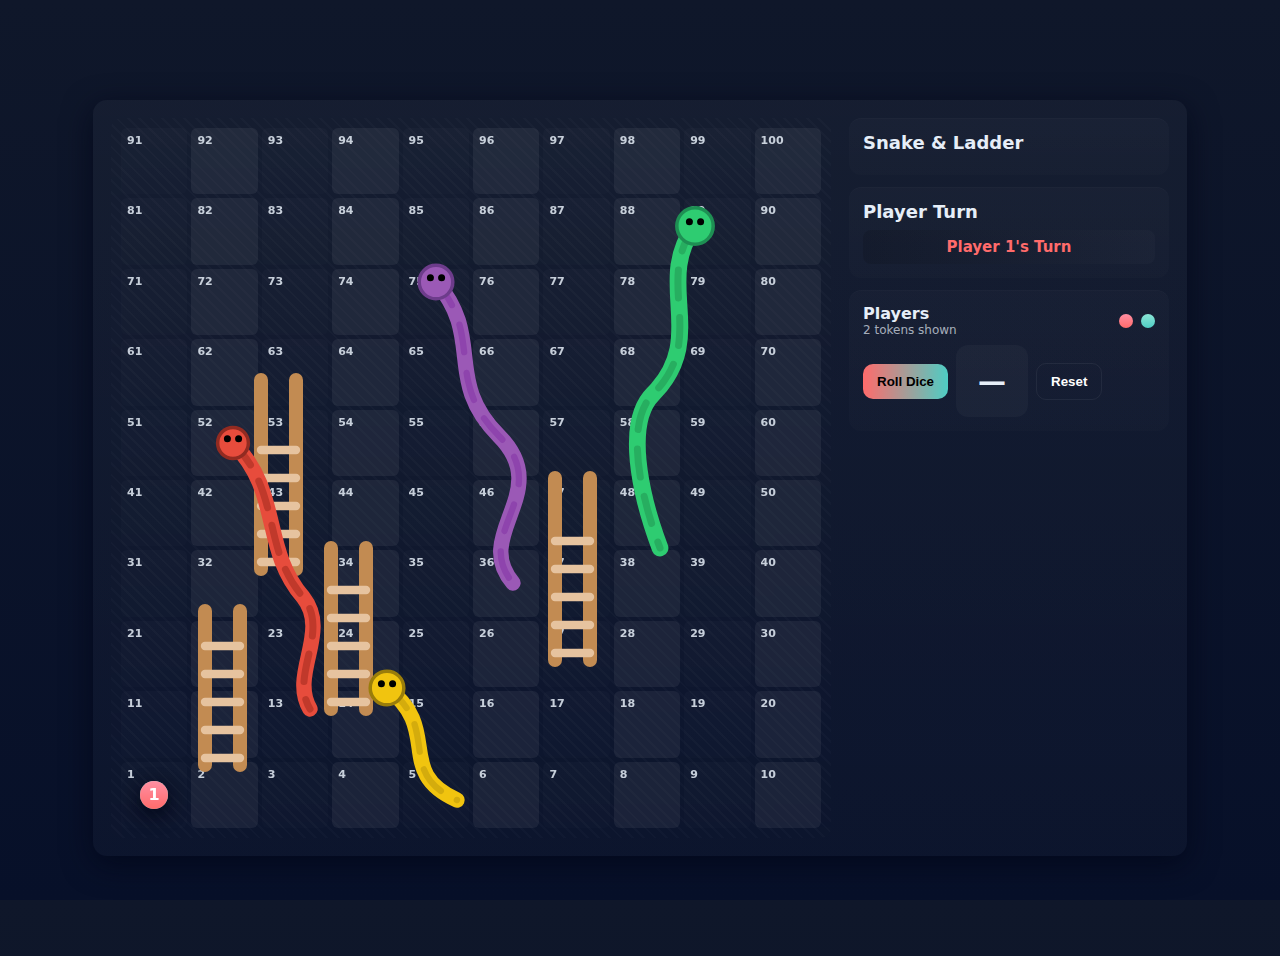
<file: index.html>
<!doctype html>
<html lang="en">
<head>
  <meta charset="utf-8" />
  <meta name="viewport" content="width=device-width,initial-scale=1" />
  <title>Snake & Ladder — UI (Working)</title>
 <link rel="stylesheet" href="style.css">
</head>
<body>
  <div class="wrap">
    <div class="card">
      <div class="board-wrap">
        <div id="board" class="board" aria-label="Snakes and Ladders board"></div>

        <!-- SVG overlay: kept simple 2D shapes (no mouths) -->
        <svg class="overlay" viewBox="0 0 1000 1000" preserveAspectRatio="xMidYMid meet" id="overlaySVG">
          <!-- ladders & snakes positions are visual only -->
          <!-- (You can edit this SVG later for exact visual alignment) -->
          <g id="ladders" stroke-linecap="round" stroke-linejoin="round">
            <!-- simple example ladders (visual) -->
            <g>
              <line x1="120" y1="910" x2="120" y2="690" stroke="#c28b52" stroke-width="20"/>
              <line x1="170" y1="910" x2="170" y2="690" stroke="#c28b52" stroke-width="20"/>
              <g stroke="#e6c39f" stroke-width="12">
                <line x1="120" y1="900" x2="170" y2="900"/>
                <line x1="120" y1="860" x2="170" y2="860"/>
                <line x1="120" y1="820" x2="170" y2="820"/>
                <line x1="120" y1="780" x2="170" y2="780"/>
                <line x1="120" y1="740" x2="170" y2="740"/>
              </g>
            </g>
            
            <g>
              <line x1="300" y1="830" x2="300" y2="600" stroke="#c28b52" stroke-width="20"/>
              <line x1="350" y1="830" x2="350" y2="600" stroke="#c28b52" stroke-width="20"/>
              <g stroke="#e6c39f" stroke-width="12">
                <line x1="300" y1="820" x2="350" y2="820"/>
                <line x1="300" y1="780" x2="350" y2="780"/>
                <line x1="300" y1="740" x2="350" y2="740"/>
                <line x1="300" y1="700" x2="350" y2="700"/>
                <line x1="300" y1="660" x2="350" y2="660"/>
              </g>
            </g>
            
            <g>
              <line x1="620" y1="760" x2="620" y2="500" stroke="#c28b52" stroke-width="20"/>
              <line x1="670" y1="760" x2="670" y2="500" stroke="#c28b52" stroke-width="20"/>
              <g stroke="#e6c39f" stroke-width="12">
                <line x1="620" y1="750" x2="670" y2="750"/>
                <line x1="620" y1="710" x2="670" y2="710"/>
                <line x1="620" y1="670" x2="670" y2="670"/>
                <line x1="620" y1="630" x2="670" y2="630"/>
                <line x1="620" y1="590" x2="670" y2="590"/>
              </g>
            </g>
            
            <g>
              <line x1="200" y1="630" x2="200" y2="360" stroke="#c28b52" stroke-width="20"/>
              <line x1="250" y1="630" x2="250" y2="360" stroke="#c28b52" stroke-width="20"/>
              <g stroke="#e6c39f" stroke-width="12">
                <line x1="200" y1="620" x2="250" y2="620"/>
                <line x1="200" y1="580" x2="250" y2="580"/>
                <line x1="200" y1="540" x2="250" y2="540"/>
                <line x1="200" y1="500" x2="250" y2="500"/>
                <line x1="200" y1="460" x2="250" y2="460"/>
              </g>
            </g>
            
          </g>

          <g id="snakes" fill="none" stroke-linecap="round">
            <g><path d="M820 140 C760 220, 840 300, 760 380 C720 420, 740 520, 770 600" stroke="#2ecc71" stroke-width="24"/><path d="M820 140 C760 220, 840 300, 760 380 C720 420, 740 520, 770 600" stroke="#27ae60" stroke-width="10" stroke-dasharray="40 28"/><circle cx="820" cy="140" r="26" fill="#2ecc71" stroke="#1e8f53" stroke-width="5"/><circle cx="812" cy="134" r="5" fill="black"/><circle cx="828" cy="134" r="5" fill="black"/></g>
            <g><path d="M450 220 C520 300, 460 360, 540 440 C620 520, 500 580, 560 650" stroke="#9b59b6" stroke-width="22"/><path d="M450 220 C520 300, 460 360, 540 440 C620 520, 500 580, 560 650" stroke="#8e44ad" stroke-width="9" stroke-dasharray="40 30"/><circle cx="450" cy="220" r="24" fill="#9b59b6" stroke="#6d3c8b" stroke-width="5"/><circle cx="442" cy="214" r="5" fill="black"/><circle cx="458" cy="214" r="5" fill="black"/></g>
            <g><path d="M160 450 C230 520, 200 600, 260 670 C300 720, 240 780, 270 830" stroke="#e74c3c" stroke-width="22"/><path d="M160 450 C230 520, 200 600, 260 670 C300 720, 240 780, 270 830" stroke="#c0392b" stroke-width="10" stroke-dasharray="40 26"/><circle cx="160" cy="450" r="22" fill="#e74c3c" stroke="#922b21" stroke-width="5"/><circle cx="152" cy="444" r="5" fill="black"/><circle cx="168" cy="444" r="5" fill="black"/></g>
            <g><path d="M380 800 C460 860, 390 920, 480 960" stroke="#f1c40f" stroke-width="22"/><path d="M380 800 C460 860, 390 920, 480 960" stroke="#d4ac0d" stroke-width="9" stroke-dasharray="40 26"/><circle cx="380" cy="800" r="24" fill="#f1c40f" stroke="#9a7d0a" stroke-width="5"/><circle cx="372" cy="794" r="5" fill="black"/><circle cx="388" cy="794" r="5" fill="black"/></g>
          </g>
        </svg>
      </div>

      <div class="controls">
        <div class="panel">
          <div class="title">Snake & Ladder</div>
          <!-- <div class="sub">Beautiful, responsive board. Hooks ready for your game logic.</div> -->
        </div>

        <div class="panel">
          <div class="title">Player Turn</div>
          <div id="turnBox" class="sub">Player 1's Turn</div>
        </div>

        <div class="panel">
          <div style="display:flex;justify-content:space-between;align-items:center;margin-bottom:8px">
            <div><strong>Players</strong><div style="font-size:12px;color:rgba(230,238,248,0.7)">2 tokens shown</div></div>
            <div style="display:flex;gap:8px;align-items:center">
              <div style="width:14px;height:14px;border-radius:50%;background:linear-gradient(180deg,#ff8fa3,#ff6b6b)"></div>
              <div style="width:14px;height:14px;border-radius:50%;background:linear-gradient(180deg,#8ce5d6,#4ecdc4)"></div>
            </div>
          </div>
          <div style="display:flex;gap:8px;align-items:center">
            <button id="rollBtn" class="btn">Roll Dice</button>
            <div id="diceFace" class="dice-face">—</div>
            <button id="resetBtn" class="btn secondary">Reset</button>
          </div>
        </div>

        <!-- <div class="panel" style="text-align:center">
          <small style="color:rgba(230,238,248,0.6)">Want animation along snake path or different theme? Tell me.</small>
        </div> -->
      </div>
    </div>
  </div>

  <script src="snake.js"></script>
</body>
</html>
</file>
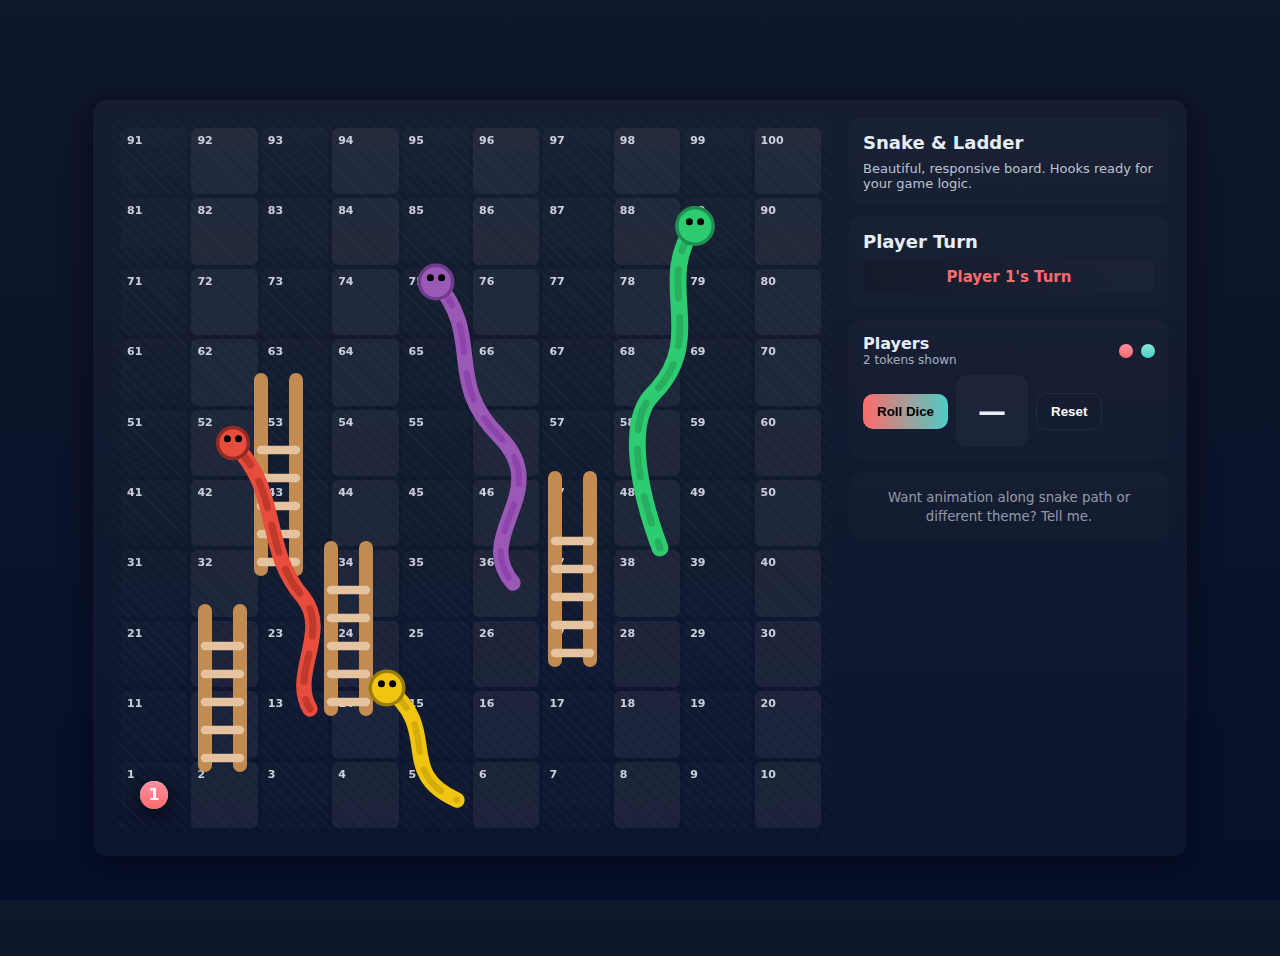
<file: snake.html>
<!doctype html>
<html lang="en">
<head>
  <meta charset="utf-8" />
  <meta name="viewport" content="width=device-width,initial-scale=1" />
  <title>Snake & Ladder — UI (Working)</title>
 <link rel="stylesheet" href="style.css">
</head>
<body>
  <div class="wrap">
    <div class="card">
      <div class="board-wrap">
        <div id="board" class="board" aria-label="Snakes and Ladders board"></div>

        <!-- SVG overlay: kept simple 2D shapes (no mouths) -->
        <svg class="overlay" viewBox="0 0 1000 1000" preserveAspectRatio="xMidYMid meet" id="overlaySVG">
          <!-- ladders & snakes positions are visual only -->
          <!-- (You can edit this SVG later for exact visual alignment) -->
          <g id="ladders" stroke-linecap="round" stroke-linejoin="round">
            <!-- simple example ladders (visual) -->
            <g>
              <line x1="120" y1="910" x2="120" y2="690" stroke="#c28b52" stroke-width="20"/>
              <line x1="170" y1="910" x2="170" y2="690" stroke="#c28b52" stroke-width="20"/>
              <g stroke="#e6c39f" stroke-width="12">
                <line x1="120" y1="900" x2="170" y2="900"/>
                <line x1="120" y1="860" x2="170" y2="860"/>
                <line x1="120" y1="820" x2="170" y2="820"/>
                <line x1="120" y1="780" x2="170" y2="780"/>
                <line x1="120" y1="740" x2="170" y2="740"/>
              </g>
            </g>
            
            <g>
              <line x1="300" y1="830" x2="300" y2="600" stroke="#c28b52" stroke-width="20"/>
              <line x1="350" y1="830" x2="350" y2="600" stroke="#c28b52" stroke-width="20"/>
              <g stroke="#e6c39f" stroke-width="12">
                <line x1="300" y1="820" x2="350" y2="820"/>
                <line x1="300" y1="780" x2="350" y2="780"/>
                <line x1="300" y1="740" x2="350" y2="740"/>
                <line x1="300" y1="700" x2="350" y2="700"/>
                <line x1="300" y1="660" x2="350" y2="660"/>
              </g>
            </g>
            
            <g>
              <line x1="620" y1="760" x2="620" y2="500" stroke="#c28b52" stroke-width="20"/>
              <line x1="670" y1="760" x2="670" y2="500" stroke="#c28b52" stroke-width="20"/>
              <g stroke="#e6c39f" stroke-width="12">
                <line x1="620" y1="750" x2="670" y2="750"/>
                <line x1="620" y1="710" x2="670" y2="710"/>
                <line x1="620" y1="670" x2="670" y2="670"/>
                <line x1="620" y1="630" x2="670" y2="630"/>
                <line x1="620" y1="590" x2="670" y2="590"/>
              </g>
            </g>
            
            <g>
              <line x1="200" y1="630" x2="200" y2="360" stroke="#c28b52" stroke-width="20"/>
              <line x1="250" y1="630" x2="250" y2="360" stroke="#c28b52" stroke-width="20"/>
              <g stroke="#e6c39f" stroke-width="12">
                <line x1="200" y1="620" x2="250" y2="620"/>
                <line x1="200" y1="580" x2="250" y2="580"/>
                <line x1="200" y1="540" x2="250" y2="540"/>
                <line x1="200" y1="500" x2="250" y2="500"/>
                <line x1="200" y1="460" x2="250" y2="460"/>
              </g>
            </g>
            
          </g>

          <g id="snakes" fill="none" stroke-linecap="round">
            <g><path d="M820 140 C760 220, 840 300, 760 380 C720 420, 740 520, 770 600" stroke="#2ecc71" stroke-width="24"/><path d="M820 140 C760 220, 840 300, 760 380 C720 420, 740 520, 770 600" stroke="#27ae60" stroke-width="10" stroke-dasharray="40 28"/><circle cx="820" cy="140" r="26" fill="#2ecc71" stroke="#1e8f53" stroke-width="5"/><circle cx="812" cy="134" r="5" fill="black"/><circle cx="828" cy="134" r="5" fill="black"/></g>
            <g><path d="M450 220 C520 300, 460 360, 540 440 C620 520, 500 580, 560 650" stroke="#9b59b6" stroke-width="22"/><path d="M450 220 C520 300, 460 360, 540 440 C620 520, 500 580, 560 650" stroke="#8e44ad" stroke-width="9" stroke-dasharray="40 30"/><circle cx="450" cy="220" r="24" fill="#9b59b6" stroke="#6d3c8b" stroke-width="5"/><circle cx="442" cy="214" r="5" fill="black"/><circle cx="458" cy="214" r="5" fill="black"/></g>
            <g><path d="M160 450 C230 520, 200 600, 260 670 C300 720, 240 780, 270 830" stroke="#e74c3c" stroke-width="22"/><path d="M160 450 C230 520, 200 600, 260 670 C300 720, 240 780, 270 830" stroke="#c0392b" stroke-width="10" stroke-dasharray="40 26"/><circle cx="160" cy="450" r="22" fill="#e74c3c" stroke="#922b21" stroke-width="5"/><circle cx="152" cy="444" r="5" fill="black"/><circle cx="168" cy="444" r="5" fill="black"/></g>
            <g><path d="M380 800 C460 860, 390 920, 480 960" stroke="#f1c40f" stroke-width="22"/><path d="M380 800 C460 860, 390 920, 480 960" stroke="#d4ac0d" stroke-width="9" stroke-dasharray="40 26"/><circle cx="380" cy="800" r="24" fill="#f1c40f" stroke="#9a7d0a" stroke-width="5"/><circle cx="372" cy="794" r="5" fill="black"/><circle cx="388" cy="794" r="5" fill="black"/></g>
          </g>
        </svg>
      </div>

      <div class="controls">
        <div class="panel">
          <div class="title">Snake & Ladder</div>
          <div class="sub">Beautiful, responsive board. Hooks ready for your game logic.</div>
        </div>

        <div class="panel">
          <div class="title">Player Turn</div>
          <div id="turnBox" class="sub">Player 1's Turn</div>
        </div>

        <div class="panel">
          <div style="display:flex;justify-content:space-between;align-items:center;margin-bottom:8px">
            <div><strong>Players</strong><div style="font-size:12px;color:rgba(230,238,248,0.7)">2 tokens shown</div></div>
            <div style="display:flex;gap:8px;align-items:center">
              <div style="width:14px;height:14px;border-radius:50%;background:linear-gradient(180deg,#ff8fa3,#ff6b6b)"></div>
              <div style="width:14px;height:14px;border-radius:50%;background:linear-gradient(180deg,#8ce5d6,#4ecdc4)"></div>
            </div>
          </div>
          <div style="display:flex;gap:8px;align-items:center">
            <button id="rollBtn" class="btn">Roll Dice</button>
            <div id="diceFace" class="dice-face">—</div>
            <button id="resetBtn" class="btn secondary">Reset</button>
          </div>
        </div>

        <div class="panel" style="text-align:center">
          <small style="color:rgba(230,238,248,0.6)">Want animation along snake path or different theme? Tell me.</small>
        </div>
      </div>
    </div>
  </div>

  <script src="snake.js"></script>
</body>
</html>
</file>
<file: style.css>
:root{
  --board-size: min(720px, 90vmin);
  --cell-size: calc(var(--board-size) / 10);
  --accent: #ff6b6b;
  --accent-2: #4ecdc4;
  --bg: linear-gradient(180deg,#0f172a 0%, #071029 100%);
  --glass: rgba(255,255,255,0.06);
  --glass-2: rgba(255,255,255,0.03);
  --text: #e6eef8;
}
html,body{height:100%;margin:0;font-family:Inter,ui-sans-serif,system-ui,Segoe UI,Roboto,'Helvetica Neue',Arial; background: var(--bg); color:var(--text); -webkit-font-smoothing:antialiased;}
.wrap{min-height:100vh;display:flex;align-items:center;justify-content:center;padding:28px;gap:28px}

/* Game card */
.card{width:fit-content;padding:18px;border-radius:14px;background:linear-gradient(180deg, rgba(255,255,255,0.03), rgba(255,255,255,0.02));box-shadow: 0 8px 30px rgba(2,6,23,0.7);display:flex;gap:18px}

/* Board area */
.board-wrap{position:relative;display:grid;grid-template-columns:1fr;align-items:center}
.board{
  width:var(--board-size);height:var(--board-size);background:repeating-linear-gradient(45deg, rgba(255,255,255,0.02) 0 2px, transparent 2px 8px);
  border-radius:10px;padding:10px;box-sizing:border-box;display:grid;grid-template-columns:repeat(10,1fr);grid-template-rows:repeat(10,1fr);gap:4px;backdrop-filter:blur(4px);
  position:relative;overflow:visible
}

/* cell: flex center, token container inside cell */
.cell{width:100%;height:100%;background:var(--glass);display:flex;align-items:center;justify-content:center;padding:6px;box-sizing:border-box;border-radius:6px;position:relative;overflow:visible}
.cell:nth-child(odd){background:linear-gradient(180deg, rgba(255,255,255,0.02), rgba(255,255,255,0.01));}
.cell-label{font-size:11px;color:rgba(230,238,248,0.85);font-weight:600;position:absolute;left:6px;top:6px;pointer-events:none}

/* container for tokens inside a cell */
.tokens {
  display:flex;
  gap:6px;
  align-items:center;
  justify-content:center;
  pointer-events:none; /* tokens moved by JS, not clicked */
}

/* SVG overlay for snakes & ladders */
.overlay{position:absolute;inset:10px;pointer-events:none}

/* Controls column */
.controls{width:320px;display:flex;flex-direction:column;gap:12px}
.panel{padding:14px;border-radius:12px;background:linear-gradient(180deg, rgba(255,255,255,0.02), rgba(255,255,255,0.01));box-shadow:inset 0 1px 0 rgba(255,255,255,0.02)}

.title{font-size:18px;font-weight:700;margin-bottom:8px}
.sub{font-size:13px;color:rgba(230,238,248,0.8)}

/* Dice */
.dice{display:flex;align-items:center;gap:12px}
.dice-face{width:72px;height:72px;border-radius:12px;background:var(--glass-2);display:grid;place-items:center;font-weight:800;font-size:28px}
.btn{background:linear-gradient(90deg,var(--accent),var(--accent-2));border:none;padding:10px 14px;border-radius:10px;color:white;font-weight:700;cursor:pointer}
.btn.secondary{background:transparent;border:1px solid rgba(255,255,255,0.06)}

/* Player tokens (now relative and centered) */
.token{width:28px;height:28px;border-radius:50%;display:flex;align-items:center;justify-content:center;color:white;font-weight:700;box-shadow:0 6px 18px rgba(2,6,23,0.6);transition:transform .22s ease;pointer-events:none;position:absolute;}
.p1{background:linear-gradient(180deg,#ff8fa3,#ff6b6b)}
.p2{background:linear-gradient(180deg,#8ce5d6,#4ecdc4)}
.p3{background:linear-gradient(180deg,#ffd27a,#ffb84a)}
.p4{background:linear-gradient(180deg,#c3b6ff,#8f7bff)}

/* small pop on move */
.token.pop { transform: scale(1.18); }
.token.pop-release { transform: scale(1); }

/* turn box */
#turnBox{font-size:15px;font-weight:800;color:#fff;text-align:center;padding:8px 10px;border-radius:8px;background:linear-gradient(90deg,#00000020,#ffffff05);}

/* nice animations */
@keyframes bounce {50%{transform:scale(1.05);}100%{transform:scale(1)}}
.token.bounce{animation:bounce 400ms ease}

/* responsive */
@media (max-width:900px){.controls{width:220px}.dice-face{width:62px;height:62px}}
@media (max-width:720px){.wrap{flex-direction:column}.card{flex-direction:column;align-items:center}}
</file>
